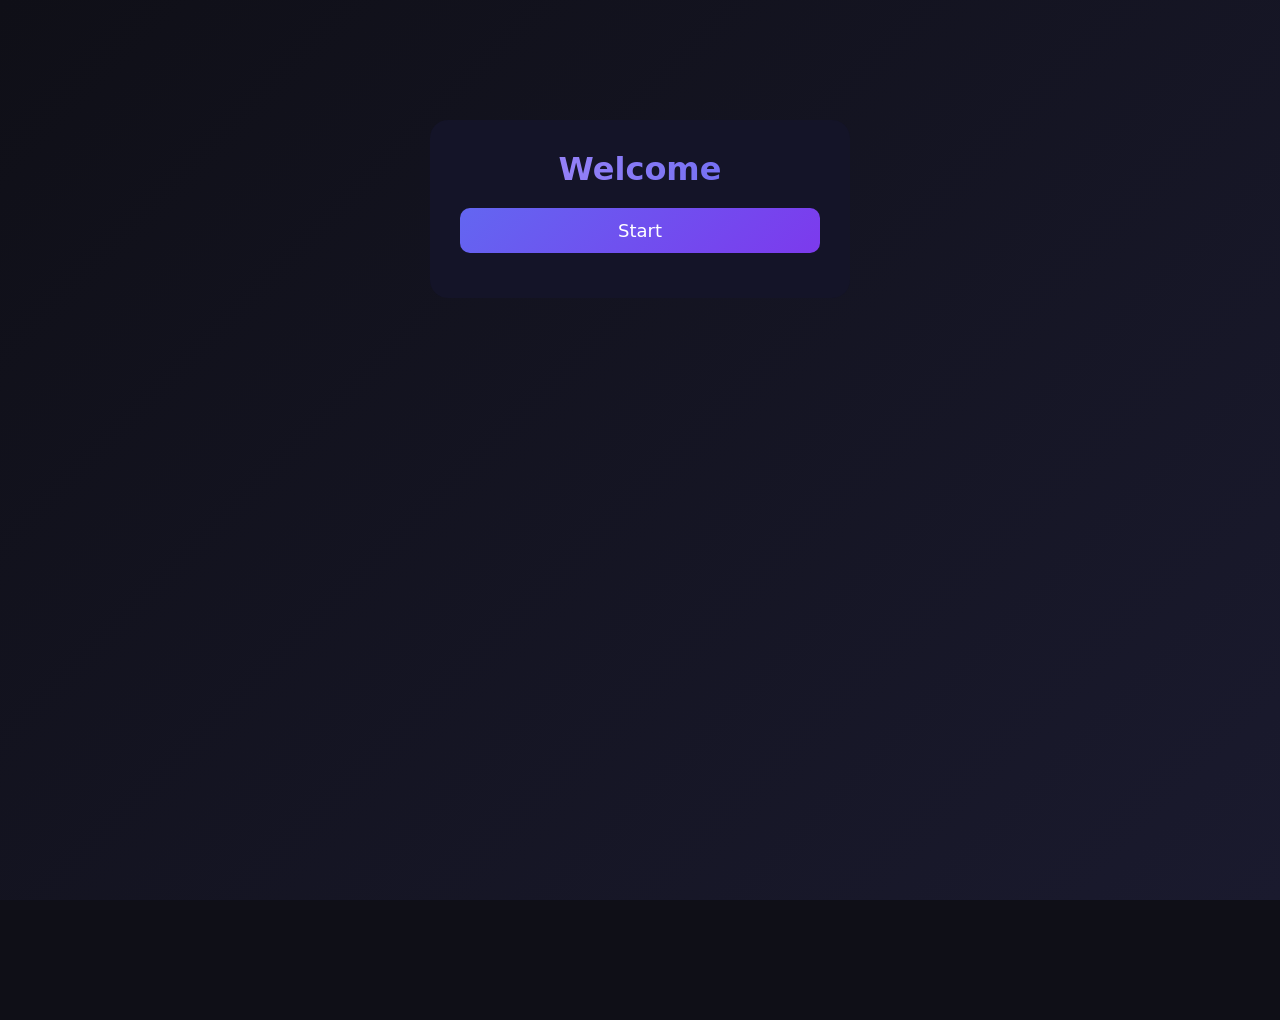
<file: index.html>
<!DOCTYPE html>
<html>

<head>
    <link rel="stylesheet" href="theme.css">
    <title>Welcome</title>
</head>

<body>

    <div class="page">
        <div class="container">
            <h1>Welcome</h1>
            <a href="register.html"><button>Start</button></a>
        </div>
    </div>

</body>

</html>
</file>
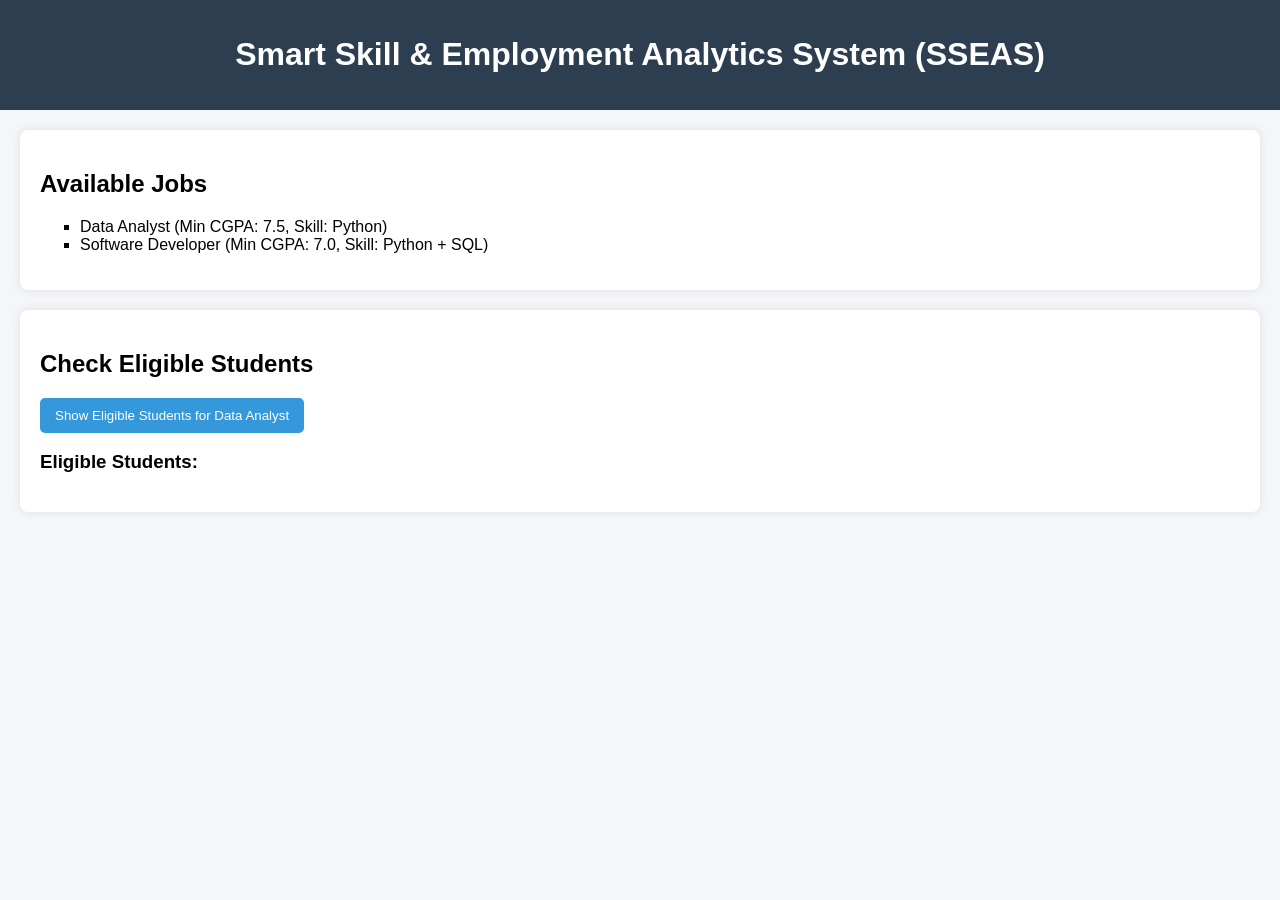
<file: c.html>
<!DOCTYPE html>
<html>
<head>
    <title>SSEAS - Smart Skill & Employment Analytics</title>
    <style>
        body {
            font-family: Arial;
            background-color: #f4f6f9;
            margin: 0;
            padding: 0;
        }

        header {
            background-color: #2c3e50;
            color: white;
            padding: 15px;
            text-align: center;
        }

        section {
            margin: 20px;
            padding: 20px;
            background: white;
            border-radius: 8px;
            box-shadow: 0px 0px 10px rgba(0,0,0,0.1);
        }

        button {
            padding: 10px 15px;
            background: #3498db;
            color: white;
            border: none;
            cursor: pointer;
            border-radius: 5px;
        }

        button:hover {
            background: #2980b9;
        }

        ul {
            list-style-type: square;
        }
    </style>
</head>

<body>

<header>
    <h1>Smart Skill & Employment Analytics System (SSEAS)</h1>
</header>

<section>
    <h2>Available Jobs</h2>
    <ul>
        <li>Data Analyst (Min CGPA: 7.5, Skill: Python)</li>
        <li>Software Developer (Min CGPA: 7.0, Skill: Python + SQL)</li>
    </ul>
</section>

<section>
    <h2>Check Eligible Students</h2>
    <button onclick="checkEligibility()">Show Eligible Students for Data Analyst</button>

    <h3>Eligible Students:</h3>
    <ul id="result"></ul>
</section>

<script>
    // Sample student data
    const students = [
        { name: "Rahul", cgpa: 8.5, skills: ["Python", "SQL"] },
        { name: "Anita", cgpa: 7.8, skills: ["Python", "Data Analysis"] },
        { name: "Vikram", cgpa: 6.9, skills: ["SQL"] }
    ];

    function checkEligibility() {
        const resultList = document.getElementById("result");
        resultList.innerHTML = "";

        students.forEach(student => {
            if (student.cgpa >= 7.5 && student.skills.includes("Python")) {
                let li = document.createElement("li");
                li.textContent = student.name;
                resultList.appendChild(li);
            }
        });
    }
</script>

</body>
</html>
</file>
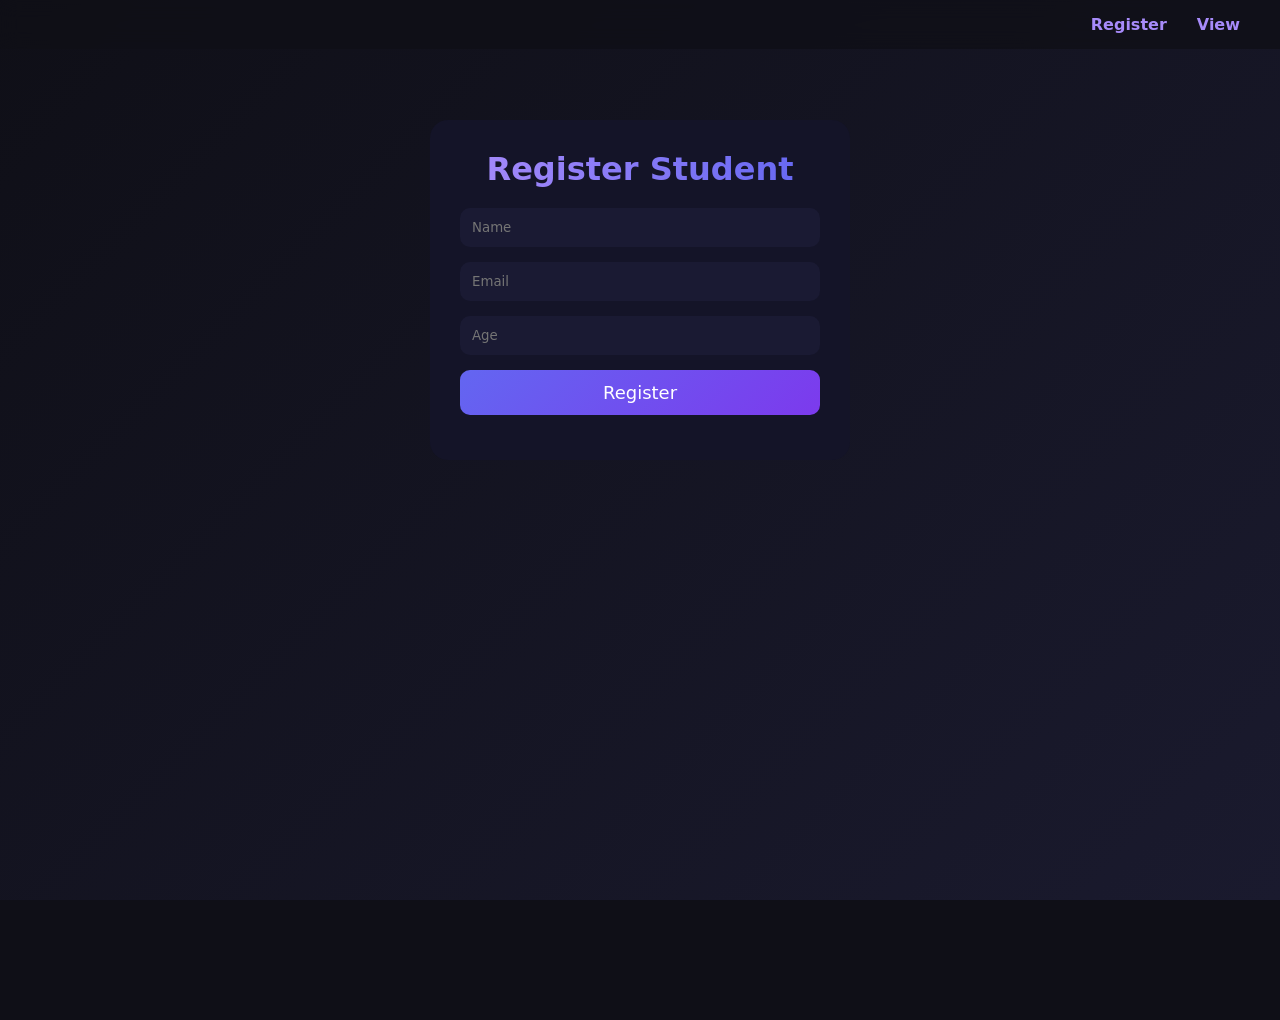
<file: register.html>
<!DOCTYPE html>
<html>

<head>
    <link rel="stylesheet" href="theme.css">
    <title>Register</title>
</head>

<body>

    <div class="navbar">
        <a href="register.html">Register</a>
        <a href="view.php">View</a>
    </div>

    <div class="page">
        <div class="container">
            <h1>Register Student</h1>

            <form action="register.php" method="post">
                <input name="name" placeholder="Name" required>
                <input name="email" type="email" placeholder="Email" required>
                <input name="age" type="number" placeholder="Age" required>
                <button>Register</button>
            </form>

        </div>
    </div>

</body>

</html>
</file>
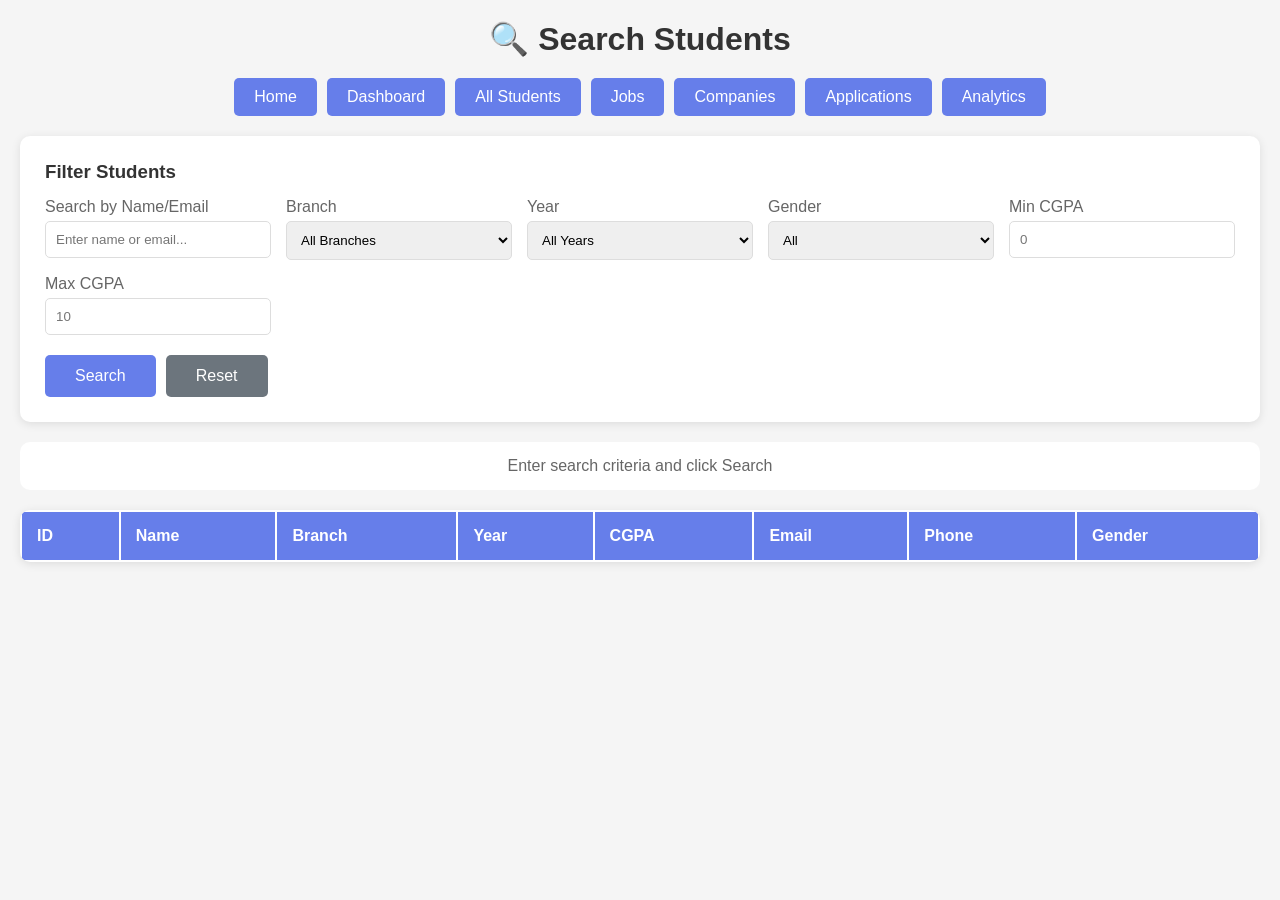
<file: search.html>
<!DOCTYPE html>
<html>
<head>
    <title>Search - Student Management</title>
    <style>
        * { margin: 0; padding: 0; box-sizing: border-box; }
        body { font-family: 'Segoe UI', Arial, sans-serif; background: #f5f5f5; padding: 20px; }
        .container { max-width: 1400px; margin: 0 auto; }
        h1 { color: #333; text-align: center; margin-bottom: 20px; }
        .nav { display: flex; gap: 10px; margin-bottom: 20px; flex-wrap: wrap; justify-content: center; }
        .nav a { padding: 10px 20px; background: #667eea; color: white; text-decoration: none; border-radius: 5px; }
        .nav a:hover { background: #5568d3; }
        .search-box { background: white; padding: 25px; border-radius: 10px; margin-bottom: 20px; box-shadow: 0 2px 10px rgba(0,0,0,0.1); }
        .search-box h3 { margin-bottom: 15px; color: #333; }
        .filters { display: grid; grid-template-columns: repeat(auto-fit, minmax(200px, 1fr)); gap: 15px; }
        .filter-group { display: flex; flex-direction: column; }
        .filter-group label { margin-bottom: 5px; font-weight: 500; color: #666; }
        .filter-group input, .filter-group select { padding: 10px; border: 1px solid #ddd; border-radius: 5px; }
        .btn-group { margin-top: 20px; display: flex; gap: 10px; }
        .btn-group button { padding: 12px 30px; background: #667eea; color: white; border: none; border-radius: 5px; cursor: pointer; font-size: 1em; }
        .btn-group button:hover { background: #5568d3; }
        .btn-group .reset { background: #6c757d; }
        .btn-group .reset:hover { background: #5a6268; }
        .results-info { background: white; padding: 15px; border-radius: 10px; margin-bottom: 20px; text-align: center; color: #666; }
        table { width: 100%; background: white; border-radius: 10px; overflow: hidden; box-shadow: 0 2px 10px rgba(0,0,0,0.1); }
        th { background: #667eea; color: white; padding: 15px; text-align: left; }
        td { padding: 12px 15px; border-bottom: 1px solid #eee; }
        tr:hover { background: #f9f9f9; }
        .loading { text-align: center; padding: 40px; color: #666; }
        .error { text-align: center; padding: 40px; color: red; }
    </style>
</head>
<body>
    <div class="container">
        <h1>🔍 Search Students</h1>
        <div class="nav">
            <a href="/">Home</a>
            <a href="/dashboard.html">Dashboard</a>
            <a href="/students.html">All Students</a>
            <a href="/jobs.html">Jobs</a>
            <a href="/companies.html">Companies</a>
            <a href="/applications.html">Applications</a>
            <a href="/analytics.html">Analytics</a>
        </div>
        
        <div class="search-box">
            <h3>Filter Students</h3>
            <div class="filters">
                <div class="filter-group">
                    <label>Search by Name/Email</label>
                    <input type="text" id="q" placeholder="Enter name or email...">
                </div>
                <div class="filter-group">
                    <label>Branch</label>
                    <select id="branch">
                        <option value="">All Branches</option>
                        <option value="CSE">CSE</option>
                        <option value="ECE">ECE</option>
                        <option value="EE">EE</option>
                        <option value="ME">ME</option>
                        <option value="CE">CE</option>
                        <option value="IT">IT</option>
                        <option value="MCA">MCA</option>
                        <option value="MBA">MBA</option>
                    </select>
                </div>
                <div class="filter-group">
                    <label>Year</label>
                    <select id="year">
                        <option value="">All Years</option>
                        <option value="1">Year 1</option>
                        <option value="2">Year 2</option>
                        <option value="3">Year 3</option>
                        <option value="4">Year 4</option>
                    </select>
                </div>
                <div class="filter-group">
                    <label>Gender</label>
                    <select id="gender">
                        <option value="">All</option>
                        <option value="Male">Male</option>
                        <option value="Female">Female</option>
                    </select>
                </div>
                <div class="filter-group">
                    <label>Min CGPA</label>
                    <input type="number" id="min_cgpa" placeholder="0" step="0.1" min="0" max="10">
                </div>
                <div class="filter-group">
                    <label>Max CGPA</label>
                    <input type="number" id="max_cgpa" placeholder="10" step="0.1" min="0" max="10">
                </div>
            </div>
            <div class="btn-group">
                <button onclick="search()">Search</button>
                <button class="reset" onclick="resetSearch()">Reset</button>
            </div>
        </div>
        
        <div class="results-info" id="resultsInfo">Enter search criteria and click Search</div>
        
        <table>
            <thead>
                <tr>
                    <th>ID</th>
                    <th>Name</th>
                    <th>Branch</th>
                    <th>Year</th>
                    <th>CGPA</th>
                    <th>Email</th>
                    <th>Phone</th>
                    <th>Gender</th>
                </tr>
            </thead>
            <tbody id="results"></tbody>
        </table>
    </div>
    
    <script>
        async function search() {
            var q = document.getElementById('q').value;
            var branch = document.getElementById('branch').value;
            var year = document.getElementById('year').value;
            var gender = document.getElementById('gender').value;
            var min_cgpa = document.getElementById('min_cgpa').value;
            var max_cgpa = document.getElementById('max_cgpa').value;
            
            var url = '/api/students/search?';
            var params = [];
            
            if (q) params.push('q=' + encodeURIComponent(q));
            if (branch) params.push('branch=' + branch);
            if (year) params.push('year=' + year);
            if (gender) params.push('gender=' + gender);
            if (min_cgpa) params.push('min_cgpa=' + min_cgpa);
            if (max_cgpa) params.push('max_cgpa=' + max_cgpa);
            
            url += params.join('&');
            
            try {
                var res = await fetch(url);
                var data = await res.json();
                
                document.getElementById('resultsInfo').textContent = 'Found ' + data.total + ' students';
                
                if (data.students.length === 0) {
                    document.getElementById('results').innerHTML = '<tr><td colspan="8" class="loading">No students found</td></tr>';
                    return;
                }
                
                var html = '';
                for (var i = 0; i < data.students.length; i++) {
                    var s = data.students[i];
                    html += '<tr>';
                    html += '<td>' + s.student_id + '</td>';
                    html += '<td>' + s.name + '</td>';
                    html += '<td>' + s.branch + '</td>';
                    html += '<td>' + s.year + '</td>';
                    html += '<td>' + s.CGPA + '</td>';
                    html += '<td>' + (s.email || '-') + '</td>';
                    html += '<td>' + (s.phone || '-') + '</td>';
                    html += '<td>' + (s.gender || '-') + '</td>';
                    html += '</tr>';
                }
                document.getElementById('results').innerHTML = html;
                
            } catch(e) {
                console.error(e);
                document.getElementById('results').innerHTML = '<tr><td colspan="8" class="error">Error searching students</td></tr>';
            }
        }
        
        function resetSearch() {
            document.getElementById('q').value = '';
            document.getElementById('branch').value = '';
            document.getElementById('year').value = '';
            document.getElementById('gender').value = '';
            document.getElementById('min_cgpa').value = '';
            document.getElementById('max_cgpa').value = '';
            document.getElementById('resultsInfo').textContent = 'Enter search criteria and click Search';
            document.getElementById('results').innerHTML = '';
        }
    </script>
</body>
</html>
</file>
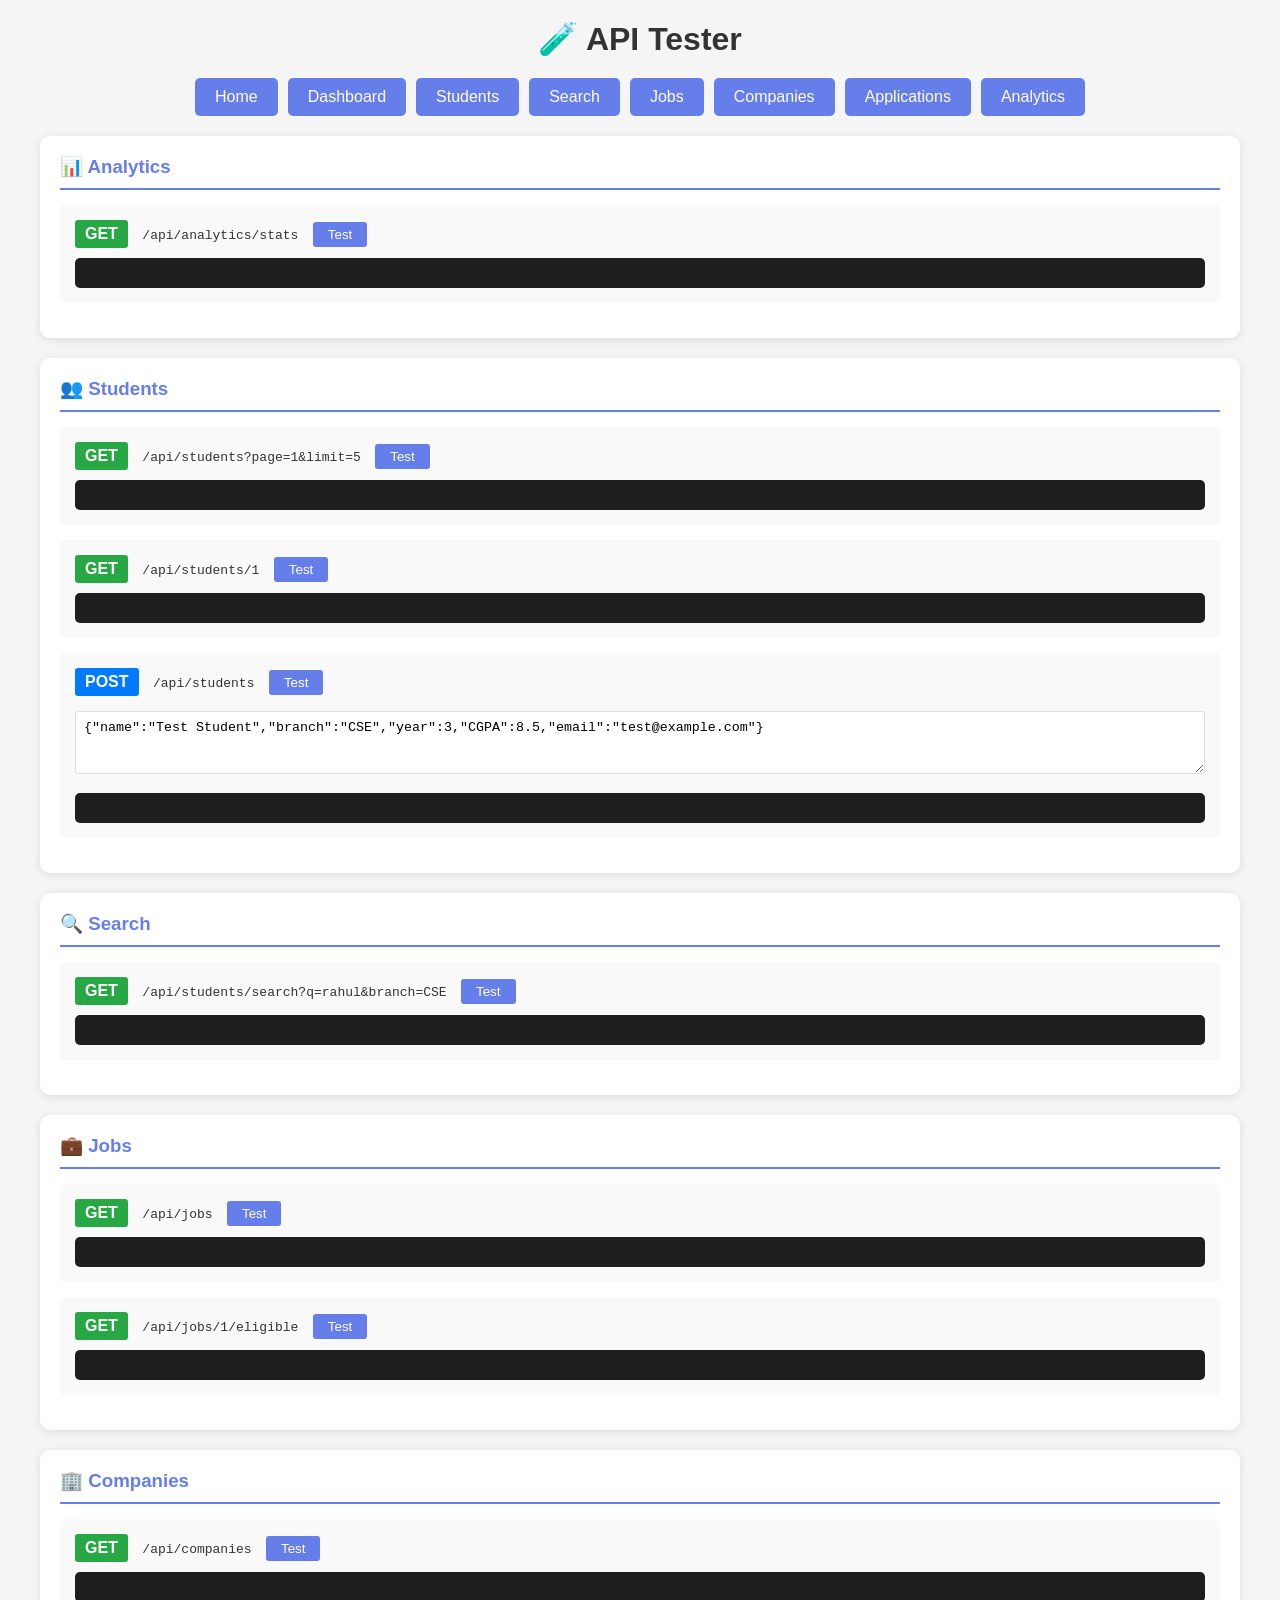
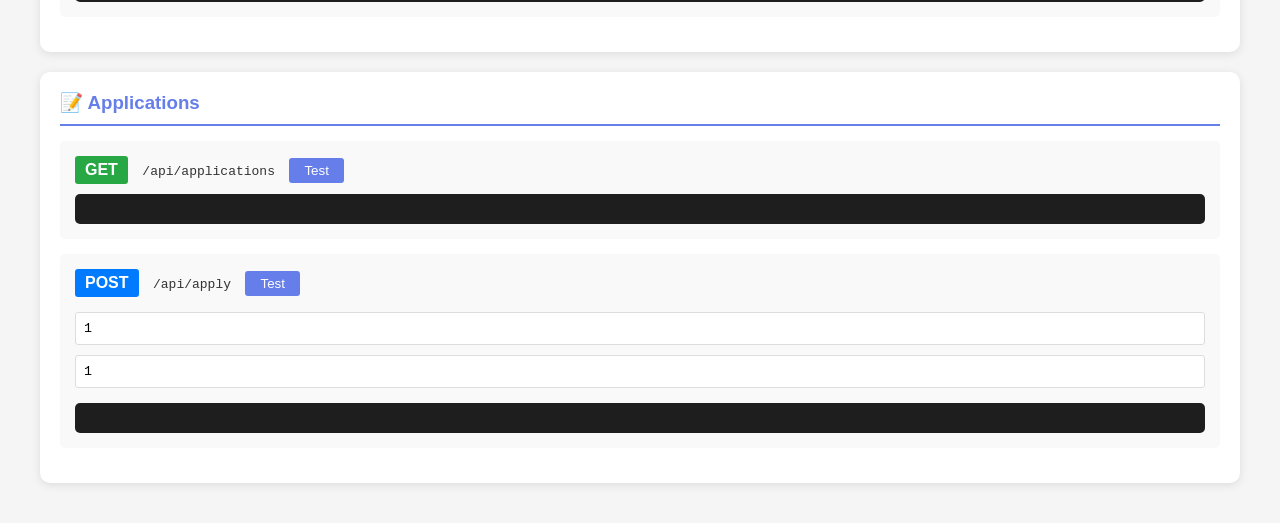
<file: test_api.html>
<!DOCTYPE html>
<html>
<head>
    <title>API Tester - Student Management</title>
    <style>
        * { margin: 0; padding: 0; box-sizing: border-box; }
        body { font-family: 'Segoe UI', Arial, sans-serif; background: #f5f5f5; padding: 20px; }
        .container { max-width: 1200px; margin: 0 auto; }
        h1 { color: #333; text-align: center; margin-bottom: 20px; }
        .nav { display: flex; gap: 10px; margin-bottom: 20px; flex-wrap: wrap; justify-content: center; }
        .nav a { padding: 10px 20px; background: #667eea; color: white; text-decoration: none; border-radius: 5px; }
        .api-section { background: white; padding: 20px; border-radius: 10px; margin-bottom: 20px; box-shadow: 0 2px 10px rgba(0,0,0,0.1); }
        .api-section h3 { color: #667eea; margin-bottom: 15px; border-bottom: 2px solid #667eea; padding-bottom: 10px; }
        .api-endpoint { margin-bottom: 15px; padding: 15px; background: #f9f9f9; border-radius: 5px; }
        .api-endpoint .method { display: inline-block; padding: 5px 10px; border-radius: 3px; font-weight: bold; margin-right: 10px; }
        .api-endpoint .method.get { background: #28a745; color: white; }
        .api-endpoint .method.post { background: #007bff; color: white; }
        .api-endpoint .method.put { background: #ffc107; color: black; }
        .api-endpoint .method.delete { background: #dc3545; color: white; }
        .api-endpoint .url { font-family: monospace; color: #333; }
        .api-endpoint button { margin-left: 10px; padding: 5px 15px; background: #667eea; color: white; border: none; border-radius: 3px; cursor: pointer; }
        .api-endpoint button:hover { background: #5568d3; }
        .result { margin-top: 10px; padding: 15px; background: #1e1e1e; color: #d4d4d4; border-radius: 5px; font-family: monospace; font-size: 0.9em; max-height: 300px; overflow-y: auto; white-space: pre-wrap; }
        .result.error { background: #721c24; color: #f8d7da; }
        .test-form { margin-top: 10px; }
        .test-form input, .test-form textarea { width: 100%; padding: 8px; margin: 5px 0; border: 1px solid #ddd; border-radius: 3px; font-family: monospace; }
        .test-form button { padding: 8px 20px; background: #28a745; color: white; border: none; border-radius: 3px; cursor: pointer; margin-top: 5px; }
    </style>
</head>
<body>
    <div class="container">
        <h1>🧪 API Tester</h1>
        <div class="nav">
            <a href="/">Home</a>
            <a href="/dashboard.html">Dashboard</a>
            <a href="/students.html">Students</a>
            <a href="/search.html">Search</a>
            <a href="/jobs.html">Jobs</a>
            <a href="/companies.html">Companies</a>
            <a href="/applications.html">Applications</a>
            <a href="/analytics.html">Analytics</a>
        </div>
        
        <div class="api-section">
            <h3>📊 Analytics</h3>
            <div class="api-endpoint">
                <span class="method get">GET</span>
                <span class="url">/api/analytics/stats</span>
                <button onclick="testApi('/api/analytics/stats')">Test</button>
                <div class="result" id="result-analytics"></div>
            </div>
        </div>
        
        <div class="api-section">
            <h3>👥 Students</h3>
            <div class="api-endpoint">
                <span class="method get">GET</span>
                <span class="url">/api/students?page=1&limit=5</span>
                <button onclick="testApi('/api/students?page=1&limit=5')">Test</button>
                <div class="result" id="result-students"></div>
            </div>
            <div class="api-endpoint">
                <span class="method get">GET</span>
                <span class="url">/api/students/1</span>
                <button onclick="testApi('/api/students/1')">Test</button>
                <div class="result" id="result-student-1"></div>
            </div>
            <div class="api-endpoint">
                <span class="method post">POST</span>
                <span class="url">/api/students</span>
                <button onclick="testPostStudent()">Test</button>
                <div class="test-form">
                    <textarea id="student-data" rows="3">{"name":"Test Student","branch":"CSE","year":3,"CGPA":8.5,"email":"test@example.com"}</textarea>
                </div>
                <div class="result" id="result-post-student"></div>
            </div>
        </div>
        
        <div class="api-section">
            <h3>🔍 Search</h3>
            <div class="api-endpoint">
                <span class="method get">GET</span>
                <span class="url">/api/students/search?q=rahul&branch=CSE</span>
                <button onclick="testApi('/api/students/search?q=rahul&branch=CSE')">Test</button>
                <div class="result" id="result-search"></div>
            </div>
        </div>
        
        <div class="api-section">
            <h3>💼 Jobs</h3>
            <div class="api-endpoint">
                <span class="method get">GET</span>
                <span class="url">/api/jobs</span>
                <button onclick="testApi('/api/jobs')">Test</button>
                <div class="result" id="result-jobs"></div>
            </div>
            <div class="api-endpoint">
                <span class="method get">GET</span>
                <span class="url">/api/jobs/1/eligible</span>
                <button onclick="testApi('/api/jobs/1/eligible')">Test</button>
                <div class="result" id="result-eligible"></div>
            </div>
        </div>
        
        <div class="api-section">
            <h3>🏢 Companies</h3>
            <div class="api-endpoint">
                <span class="method get">GET</span>
                <span class="url">/api/companies</span>
                <button onclick="testApi('/api/companies')">Test</button>
                <div class="result" id="result-companies"></div>
            </div>
        </div>
        
        <div class="api-section">
            <h3>📝 Applications</h3>
            <div class="api-endpoint">
                <span class="method get">GET</span>
                <span class="url">/api/applications</span>
                <button onclick="testApi('/api/applications')">Test</button>
                <div class="result" id="result-applications"></div>
            </div>
            <div class="api-endpoint">
                <span class="method post">POST</span>
                <span class="url">/api/apply</span>
                <button onclick="testApply()">Test</button>
                <div class="test-form">
                    <input type="text" id="apply-student-id" placeholder="student_id" value="1">
                    <input type="text" id="apply-job-id" placeholder="job_id" value="1">
                </div>
                <div class="result" id="result-apply"></div>
            </div>
        </div>
    </div>
    
    <script>
        async function testApi(url) {
            var id = url.split('/').pop().replace(/[^a-z0-9]/g, '-');
            if (url.includes('?')) id = url.split('?')[0].split('/').pop() + '-' + url.split('?')[1].replace(/[^a-z0-9]/g, '-');
            
            var resultDiv = document.getElementById('result-' + id);
            if (!resultDiv) resultDiv = document.getElementById('result-analytics');
            
            try {
                var res = await fetch(url);
                var data = await res.json();
                resultDiv.textContent = JSON.stringify(data, null, 2);
                resultDiv.className = 'result';
            } catch(e) {
                resultDiv.textContent = 'Error: ' + e.message;
                resultDiv.className = 'result error';
            }
        }
        
        async function testPostStudent() {
            var data = document.getElementById('student-data').value;
            try {
                var json = JSON.parse(data);
                var res = await fetch('/api/students', {
                    method: 'POST',
                    headers: { 'Content-Type': 'application/json' },
                    body: JSON.stringify(json)
                });
                var result = await res.json();
                document.getElementById('result-post-student').textContent = JSON.stringify(result, null, 2);
                document.getElementById('result-post-student').className = 'result';
            } catch(e) {
                document.getElementById('result-post-student').textContent = 'Error: ' + e.message;
                document.getElementById('result-post-student').className = 'result error';
            }
        }
        
        async function testApply() {
            var studentId = document.getElementById('apply-student-id').value;
            var jobId = document.getElementById('apply-job-id').value;
            
            try {
                var res = await fetch('/api/apply', {
                    method: 'POST',
                    headers: { 'Content-Type': 'application/json' },
                    body: JSON.stringify({ student_id: parseInt(studentId), job_id: parseInt(jobId) })
                });
                var result = await res.json();
                document.getElementById('result-apply').textContent = JSON.stringify(result, null, 2);
                document.getElementById('result-apply').className = 'result';
            } catch(e) {
                document.getElementById('result-apply').textContent = 'Error: ' + e.message;
                document.getElementById('result-apply').className = 'result error';
            }
        }
    </script>
</body>
</html>
</file>
<file: theme.css>
* {
    margin: 0;
    padding: 0;
    box-sizing: border-box;
    font-family: system-ui;
}

body {
    min-height: 100vh;
    background: #0f0f17;
    color: #e0e0ff;
}

body::before {
    content: "";
    position: fixed;
    inset: 0;
    background: linear-gradient(135deg, #0f0f17, #1a1a2e, #0f172a);
    background-size: 200% 200%;
    animation: bg 18s infinite;
    z-index: -1;
}

@keyframes bg {
    0% {
        background-position: 0% 50%
    }

    50% {
        background-position: 100% 50%
    }

    100% {
        background-position: 0% 50%
    }
}

.navbar {
    position: fixed;
    top: 0;
    width: 100%;
    padding: 15px 40px;
    display: flex;
    justify-content: flex-end;
    gap: 30px;
    background: rgba(15, 15, 23, .8);
    backdrop-filter: blur(10px);
}

.navbar a {
    color: #a78bfa;
    text-decoration: none;
    font-weight: 600;
}

.page {
    margin-top: 120px;
    display: flex;
    justify-content: center;
}

.container {
    background: #141428;
    padding: 30px;
    border-radius: 18px;
    width: 420px;
    animation: fade .8s ease;
}

@keyframes fade {
    from {
        opacity: 0;
        transform: translateY(20px)
    }

    to {
        opacity: 1
    }
}

h1 {
    text-align: center;
    margin-bottom: 20px;
    background: linear-gradient(90deg, #a78bfa, #6366f1);
    -webkit-background-clip: text;
    background-clip: text;
    -webkit-text-fill-color: transparent;
}

input,
button {
    width: 100%;
    padding: 12px;
    margin-bottom: 15px;
    border-radius: 10px;
    border: none;
}

input {
    background: #1a1a33;
    color: white;
}

button {
    background: linear-gradient(135deg, #6366f1, #7c3aed);
    color: white;
    font-size: 18px;
    cursor: pointer;
}

table {
    width: 100%;
    border-collapse: collapse;
}

th,
td {
    padding: 10px;
    text-align: center;
}

th {
    background: #1f1f3d;
}

tr:nth-child(even) {
    background: #1a1a33;
}

a.action {
    color: #a78bfa;
    font-weight: 600;
}
</file>
